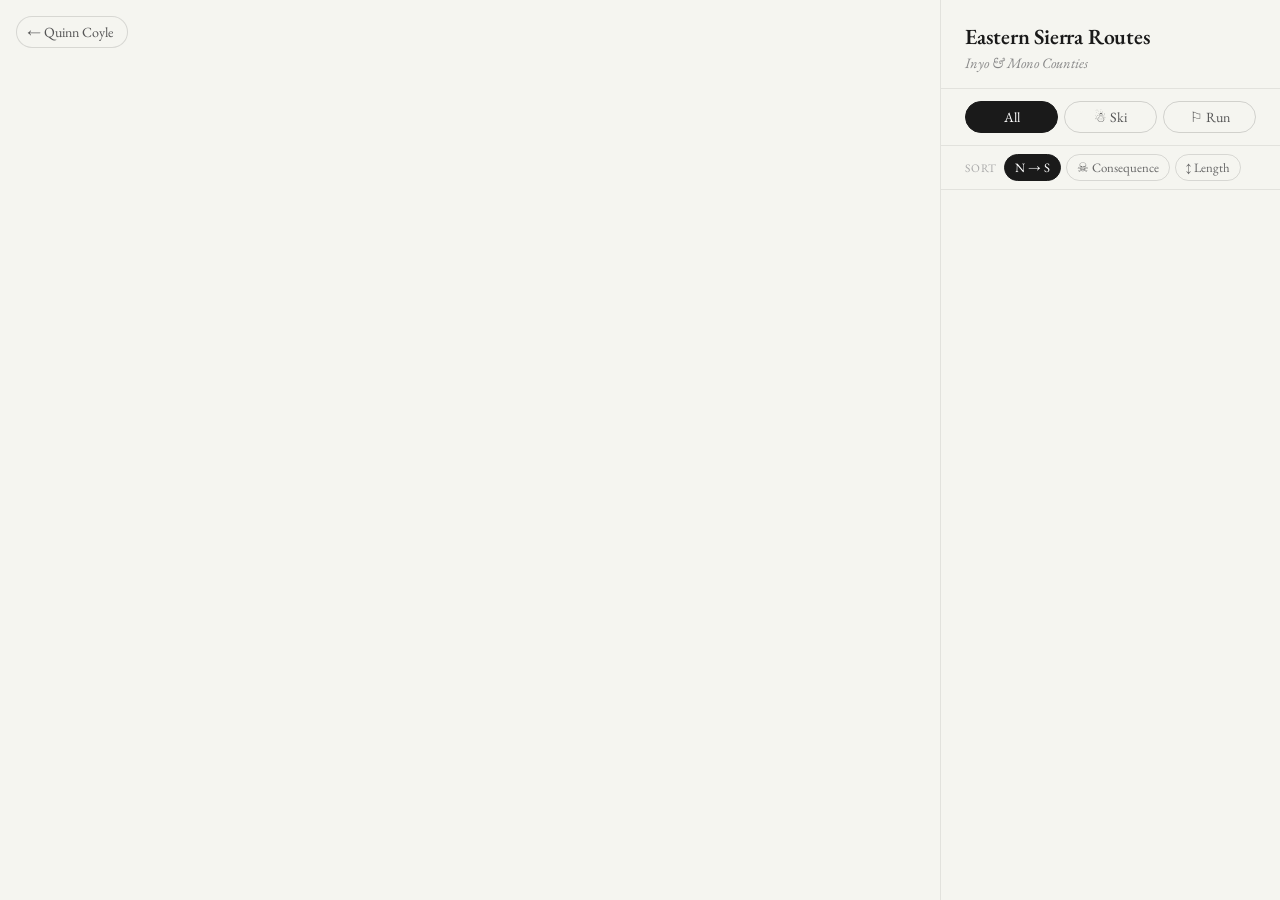
<file: eastern-sierra/index.html>
<!DOCTYPE html>
<html lang="en">
<head>
  <meta charset="UTF-8">
  <meta name="viewport" content="width=device-width, initial-scale=1.0">
  <title>Eastern Sierra Routes — Quinn Coyle</title>
  <link href="https://fonts.googleapis.com/css2?family=EB+Garamond:ital,wght@0,400;0,600;1,400&display=swap" rel="stylesheet">
  <link href="https://api.mapbox.com/mapbox-gl-js/v3.3.0/mapbox-gl.css" rel="stylesheet">
  <style>
    * { margin: 0; padding: 0; box-sizing: border-box; }
    html, body { height: 100%; font-family: 'EB Garamond', Georgia, serif; color: #1a1a1a; background: #f5f5f0; overflow: hidden; }

    #app { display: flex; height: 100vh; width: 100%; }
    #map { flex: 1; height: 100vh; }

    #sidebar {
      width: 340px; height: 100vh; background: #f5f5f0;
      display: flex; flex-direction: column;
      border-left: 1px solid rgba(0,0,0,0.08); overflow: hidden; flex-shrink: 0;
    }
    #sidebar-header { padding: 24px 24px 16px; border-bottom: 1px solid rgba(0,0,0,0.08); }
    #sidebar-header h1 { font-size: 1.35rem; font-weight: 600; letter-spacing: -0.01em; line-height: 1.2; }
    #sidebar-header .subtitle { font-size: 0.9rem; color: #888; margin-top: 3px; font-style: italic; }

    #filters { display: flex; gap: 6px; padding: 12px 24px; border-bottom: 1px solid rgba(0,0,0,0.08); }

    #sort-bar {
      display: flex; align-items: center; gap: 5px;
      padding: 8px 24px; border-bottom: 1px solid rgba(0,0,0,0.08);
    }
    #sort-bar .sort-label { font-size: 0.72rem; color: #aaa; text-transform: uppercase; letter-spacing: 0.07em; flex-shrink: 0; margin-right: 2px; }
    .sort-btn {
      padding: 4px 10px; border: 1.5px solid rgba(0,0,0,0.12);
      background: transparent; border-radius: 14px;
      font-family: 'EB Garamond', Georgia, serif; font-size: 0.8rem;
      cursor: pointer; color: #666; transition: all 0.15s ease;
    }
    .sort-btn:hover { border-color: rgba(0,0,0,0.3); color: #1a1a1a; }
    .sort-btn.active { background: #1a1a1a; border-color: #1a1a1a; color: #fff; }
    .filter-btn {
      flex: 1; padding: 6px 10px; border: 1.5px solid rgba(0,0,0,0.15);
      background: transparent; border-radius: 20px;
      font-family: 'EB Garamond', Georgia, serif; font-size: 0.88rem;
      cursor: pointer; color: #555; transition: all 0.15s ease;
    }
    .filter-btn:hover { border-color: rgba(0,0,0,0.35); color: #1a1a1a; }
    .filter-btn.active { background: #1a1a1a; border-color: #1a1a1a; color: #fff; }
    .filter-btn.ski.active { background: #4A90D9; border-color: #4A90D9; }
    .filter-btn.run.active { background: #E8623A; border-color: #E8623A; }

    #route-list { flex: 1; overflow-y: auto; padding: 4px 0; }
    #route-list::-webkit-scrollbar { width: 4px; }
    #route-list::-webkit-scrollbar-thumb { background: rgba(0,0,0,0.15); border-radius: 2px; }

    .route-item {
      padding: 11px 24px; cursor: pointer;
      border-bottom: 1px solid rgba(0,0,0,0.05);
      transition: background 0.12s ease; display: flex; align-items: flex-start; gap: 10px;
    }
    .route-item:hover { background: rgba(0,0,0,0.04); }
    .route-item.active { background: rgba(0,0,0,0.07); }
    .route-item.hidden { display: none; }

    .route-dot { width: 9px; height: 9px; border-radius: 50%; margin-top: 5px; flex-shrink: 0; }
    .route-dot.ski { background: #4A90D9; }
    .route-dot.run { background: #E8623A; }
    .route-info { flex: 1; min-width: 0; }
    .route-name { font-size: 0.95rem; font-weight: 600; color: #1a1a1a; line-height: 1.3; }
    .route-peak { font-size: 0.82rem; color: #666; margin-top: 1px; }
    .route-meta { font-size: 0.78rem; color: #999; margin-top: 2px; }
    .route-stars { color: #c8a020; font-size: 0.8rem; letter-spacing: -0.05em; }
    .route-consequence { font-size: 0.75rem; letter-spacing: -0.03em; }
    .route-consequence .skull-filled { color: #666; }
    .route-consequence .skull-empty { color: #ddd; }

    /* Detail panel */
    #detail-panel {
      border-top: 1px solid rgba(0,0,0,0.1); background: #eeeee9;
      padding: 16px 20px 18px; display: none; flex-direction: column; gap: 9px;
      max-height: 360px; overflow-y: auto; flex-shrink: 0;
    }
    #detail-panel.visible { display: flex; }
    #detail-panel::-webkit-scrollbar { width: 3px; }
    #detail-panel::-webkit-scrollbar-thumb { background: rgba(0,0,0,0.15); }

    #detail-header { position: relative; padding-right: 22px; }
    #detail-close {
      position: absolute; top: 0; right: 0; background: none; border: none;
      font-size: 1.1rem; cursor: pointer; color: #999; line-height: 1;
    }
    #detail-close:hover { color: #1a1a1a; }
    #detail-title { font-size: 1.05rem; font-weight: 600; line-height: 1.3; }
    #detail-peak { font-size: 0.88rem; color: #555; margin-top: 1px; }

    #detail-badges { display: flex; align-items: center; gap: 6px; flex-wrap: wrap; margin-top: 6px; }
    .type-badge {
      font-size: 0.72rem; padding: 2px 9px; border-radius: 12px;
      font-style: italic; color: #fff;
    }
    .type-badge.ski { background: #4A90D9; }
    .type-badge.run { background: #E8623A; }
    .badge-stars { font-size: 0.88rem; color: #c8a020; letter-spacing: -0.05em; }
    .badge-consequence {
      font-size: 0.72rem; padding: 2px 8px; border-radius: 12px;
      font-weight: 600; color: #fff;
    }
    .badge-consequence.c1 { background: #5aaa5a; }
    .badge-consequence.c2 { background: #e09020; }
    .badge-consequence.c3 { background: #cc3333; }

    #detail-stats {
      display: grid; grid-template-columns: 1fr 1fr; gap: 6px;
    }
    .stat-box { background: rgba(255,255,255,0.65); border-radius: 5px; padding: 7px 10px; }
    .stat-label { font-size: 0.68rem; text-transform: uppercase; letter-spacing: 0.05em; color: #999; }
    .stat-value { font-size: 0.98rem; font-weight: 600; color: #1a1a1a; margin-top: 1px; }

    #detail-meta { font-size: 0.83rem; color: #555; display: flex; flex-direction: column; gap: 3px; }
    .meta-row { display: flex; gap: 5px; }
    .meta-label { font-weight: 600; color: #444; flex-shrink: 0; }

    #detail-notes { font-size: 0.88rem; color: #555; font-style: italic; line-height: 1.55; }

    #back-link {
      position: fixed; top: 16px; left: 16px; z-index: 10;
      background: rgba(245,245,240,0.92); border: 1px solid rgba(0,0,0,0.12);
      border-radius: 20px; padding: 6px 14px 6px 10px;
      font-family: 'EB Garamond', Georgia, serif; font-size: 0.88rem;
      color: #555; text-decoration: none; display: flex; align-items: center; gap: 5px;
      backdrop-filter: blur(4px); transition: color 0.15s;
    }
    #back-link:hover { color: #1a1a1a; }

    @media (max-width: 640px) {
      #app { flex-direction: column; }
      #map { height: 38vh; flex: none; }
      #sidebar {
        width: 100%; height: 62vh; border-left: none;
        border-top: 1px solid rgba(0,0,0,0.08);
      }
      #sidebar-header { padding: 14px 16px 10px; }
      #sidebar-header h1 { font-size: 1.15rem; }

      /* Larger tap targets */
      .route-item { padding: 14px 16px; gap: 12px; }
      .route-name { font-size: 1rem; }
      .route-meta { font-size: 0.82rem; margin-top: 3px; }

      /* Touch-friendly filter / sort buttons */
      #filters { padding: 10px 16px; gap: 8px; }
      .filter-btn { padding: 9px 8px; font-size: 0.95rem; }
      #sort-bar { padding: 7px 16px; gap: 6px; }
      .sort-btn { padding: 6px 11px; font-size: 0.84rem; }

      /* Smooth iOS scroll */
      #route-list { -webkit-overflow-scrolling: touch; }

      /* Detail panel as bottom sheet over the map */
      #detail-panel {
        position: fixed; bottom: 0; left: 0; right: 0; z-index: 200;
        max-height: 65vh; border-radius: 16px 16px 0 0;
        box-shadow: 0 -4px 24px rgba(0,0,0,0.18);
        padding: 20px 20px 32px;
      }
      #detail-close {
        font-size: 1.5rem; padding: 4px 6px;
        top: -2px; right: -2px;
      }
      /* Drag handle visual hint */
      #detail-panel::before {
        content: ''; display: block; width: 36px; height: 4px;
        background: rgba(0,0,0,0.18); border-radius: 2px;
        margin: 0 auto 14px; flex-shrink: 0;
      }
      #detail-stats { grid-template-columns: 1fr 1fr; gap: 8px; }
      .stat-box { padding: 9px 12px; }
      .stat-value { font-size: 1.05rem; }
    }
  </style>
</head>
<body>
  <a id="back-link" href="/">&#8592; Quinn Coyle</a>
  <div id="app">
    <div id="map"></div>
    <div id="sidebar">
      <div id="sidebar-header">
        <h1>Eastern Sierra Routes</h1>
        <div class="subtitle">Inyo &amp; Mono Counties</div>
      </div>
      <div id="filters">
        <button class="filter-btn active" data-filter="all">All</button>
        <button class="filter-btn ski" data-filter="ski">&#9731; Ski</button>
        <button class="filter-btn run" data-filter="run">&#9872; Run</button>
      </div>
      <div id="sort-bar">
        <span class="sort-label">Sort</span>
        <button class="sort-btn active" data-sort="north-south">N → S</button>
        <button class="sort-btn" data-sort="consequence">&#9760;&#xFE0E; Consequence</button>
        <button class="sort-btn" data-sort="length">&#8597; Length</button>
      </div>
      <div id="route-list"></div>
      <div id="detail-panel">
        <div id="detail-header">
          <button id="detail-close">&#215;</button>
          <div id="detail-title"></div>
          <div id="detail-peak"></div>
          <div id="detail-badges"></div>
        </div>
        <div id="detail-stats"></div>
        <div id="detail-meta"></div>
        <div id="detail-notes"></div>
      </div>
    </div>
  </div>

  <script src="https://api.mapbox.com/mapbox-gl-js/v3.3.0/mapbox-gl.js"></script>
  <script>
  // ── ROUTE DATA ────────────────────────────────────────────────────────────
  // coords: [lon, lat] pairs (approach line, TH → drop-in)
  // dropIn: [lon, lat] from provided GPS data

  const ROUTES = [

    // ── GUIDEBOOK SKI ROUTES (south → north) ─────────────────────────────

    {
      id: 'langley-ne-couloir',
      name: 'Northeast Couloir', peak: 'Mt. Langley',
      type: 'ski', stars: 3, aspect: 'All', consequence: 3,
      steepest: '35°', average: '35°', season: 'All Season',
      distance: '8¾ mi', gain: '9,426 ft', time: '8–12 hrs',
      descentVert: '3,500 ft', summitElev: '14,026 ft',
      terrain: 'Face, chute', bestMonths: 'Jan–May',
      gear: 'Skins, crampons rec.',
      trailhead: 'Mt. Langley TH (#51)',
      dropIn: [-118.240120, 36.518345],
      notes: "CA's southernmost 14er with quality chute skiing on the NE aspect. Long commitment — plan accordingly. All aspects hold snow in good years making this a true all-season objective.",
      coords: [
        [-118.184288, 36.553741], [-118.184262, 36.553743], [-118.184210, 36.553430],
        [-118.184350, 36.553030], [-118.184520, 36.552760], [-118.184850, 36.552530],
        [-118.185120, 36.552200], [-118.185130, 36.552130], [-118.185310, 36.551940],
        [-118.185390, 36.551790], [-118.185650, 36.551570], [-118.185820, 36.551470],
        [-118.186020, 36.551410], [-118.186350, 36.551380], [-118.187210, 36.551080],
        [-118.187510, 36.550920], [-118.187600, 36.550860], [-118.187750, 36.550680],
        [-118.187850, 36.550620], [-118.188780, 36.550400], [-118.188790, 36.550350],
        [-118.188720, 36.550260], [-118.188730, 36.550230], [-118.188800, 36.550190],
        [-118.188880, 36.550220], [-118.188950, 36.550300], [-118.189060, 36.550540],
        [-118.189310, 36.550620], [-118.189460, 36.550700], [-118.189840, 36.550670],
        [-118.189950, 36.550720], [-118.190330, 36.550650], [-118.190920, 36.550640],
        [-118.191090, 36.550620], [-118.191240, 36.550530], [-118.191266, 36.550507],
        [-118.191340, 36.550440], [-118.191480, 36.550230], [-118.191700, 36.550090],
        [-118.191680, 36.549820], [-118.191750, 36.549630], [-118.191860, 36.549480],
        [-118.192010, 36.549170], [-118.192150, 36.549060], [-118.192230, 36.548430],
        [-118.192220, 36.548260], [-118.192260, 36.548140], [-118.192230, 36.547860],
        [-118.192260, 36.547670], [-118.192450, 36.547290], [-118.192520, 36.546960],
        [-118.192560, 36.546900], [-118.192620, 36.546870], [-118.192806, 36.545605],
        [-118.195381, 36.543743], [-118.197870, 36.542191], [-118.201261, 36.541226],
        [-118.202162, 36.540329], [-118.207440, 36.539950], [-118.214092, 36.538605],
        [-118.216882, 36.537054], [-118.219371, 36.536226], [-118.222675, 36.534916],
        [-118.225079, 36.534192], [-118.225679, 36.533054], [-118.226452, 36.531916],
        [-118.227096, 36.531674], [-118.228126, 36.528778], [-118.228812, 36.527157],
        [-118.229756, 36.526088], [-118.235636, 36.522329], [-118.236108, 36.520984],
        [-118.237975, 36.519389], [-118.240464, 36.518940], [-118.241424, 36.519626],
        [-118.240528, 36.521406], [-118.240238, 36.521932], [-118.239841, 36.522493],
        [-118.239520, 36.522770], [-118.239570, 36.523070], [-118.239500, 36.523210],
        [-118.239492, 36.523328], [-118.239487, 36.522311], [-118.240464, 36.521027],
        [-118.241118, 36.519880], [-118.241193, 36.519552], [-118.240528, 36.518992],
        [-118.238028, 36.519432], [-118.236398, 36.520863], [-118.236011, 36.521458],
        [-118.235700, 36.522294], [-118.229842, 36.526088], [-118.228801, 36.527243],
        [-118.227686, 36.530140], [-118.227149, 36.531692], [-118.226506, 36.531967],
        [-118.225164, 36.534209], [-118.217000, 36.537071], [-118.214049, 36.538536],
        [-118.207451, 36.539881], [-118.202151, 36.540286], [-118.201250, 36.541191],
        [-118.197849, 36.542157], [-118.195392, 36.543717], [-118.194630, 36.542010],
        [-118.194190, 36.541191], [-118.194641, 36.539743], [-118.194952, 36.535605],
        [-118.194866, 36.534416], [-118.197141, 36.532588], [-118.203170, 36.530174],
        [-118.205101, 36.528916], [-118.207870, 36.527657], [-118.214715, 36.527433],
        [-118.219199, 36.526260], [-118.224564, 36.524277], [-118.227761, 36.522415],
        [-118.233404, 36.519949], [-118.236151, 36.519121], [-118.240099, 36.518414],
        [-118.242030, 36.520027], [-118.241118, 36.521544], [-118.240800, 36.521710],
        [-118.240340, 36.521990], [-118.239970, 36.522380], [-118.239520, 36.522770],
        [-118.239570, 36.523070], [-118.239506, 36.523197], [-118.241118, 36.521544],
        [-118.242084, 36.520044], [-118.240120, 36.518345], [-118.236108, 36.519044],
        [-118.233297, 36.519915], [-118.227654, 36.522398], [-118.224521, 36.524243],
        [-118.219178, 36.526226], [-118.214661, 36.527398], [-118.207870, 36.527622],
        [-118.205005, 36.528898], [-118.203106, 36.530157], [-118.197076, 36.532554],
        [-118.194802, 36.534424], [-118.194909, 36.535700], [-118.194673, 36.538510],
        [-118.194115, 36.541226], [-118.194754, 36.542389], [-118.195397, 36.543669]
      ]
    },
    {
      id: 'muir-99-switchbacks',
      name: 'East Slope / 99 Switchbacks', peak: 'Mt. Muir',
      type: 'ski', stars: 2, aspect: 'All', consequence: 2,
      steepest: '35°', average: '35°', season: 'Winter / Spring',
      distance: '8 mi / 4.5 mi', gain: '7,200 / 5,400 ft', time: '7–12 / 5–9 hrs',
      descentVert: '1,700 ft', summitElev: '13,700 ft',
      terrain: 'Face', bestMonths: 'Jan–May',
      gear: 'Skins, crampons rec.',
      trailhead: 'Whitney Winter Closure (#50) / Whitney Portal (#50b)',
      dropIn: [-118.2914, 36.5591],
      notes: 'Two approach options give flexibility. A moderate, wide-open east face — good introductory high-Sierra ski objective. Beware midday sun softening the snow quickly.',
      coords: [[-118.2393, 36.5862], [-118.2554, 36.5780], [-118.2734, 36.5680], [-118.2914, 36.5591]]
    },
    {
      id: 'russell-east-slope',
      name: 'East Slope', peak: 'Mt. Russell',
      type: 'ski', stars: 2, aspect: 'All', consequence: 2,
      steepest: '35°', average: '35°', season: 'Winter / Spring',
      distance: '7.5 mi / 4 mi', gain: '6,900 / 5,100 ft', time: '7–12 / 5–8 hrs',
      descentVert: '2,750 ft', summitElev: '13,400 ft',
      terrain: 'Face', bestMonths: 'Jan–Apr',
      gear: 'Skins, crampons rec.',
      trailhead: 'Whitney Winter Closure (#50) / Whitney Portal (#50b)',
      dropIn: [-118.2825, 36.5911],
      notes: 'Similar character to neighboring Muir but with a steeper rollover near the top. Whitney Portal approach (4 mi) is more efficient when road is open.',
      coords: [[-118.2393, 36.5862], [-118.2537, 36.5862], [-118.2681, 36.5890], [-118.2825, 36.5911]]
    },
    {
      id: 'williamson-bairs-creek',
      name: 'North Fork Bairs Creek', peak: 'Mt. Williamson',
      type: 'ski', stars: 3, aspect: 'All', consequence: 2,
      steepest: '35°', average: '25°', season: 'All Season',
      distance: '5 mi', gain: '8,400 ft', time: '8–12 hrs',
      descentVert: '7,000 ft', summitElev: '14,370 ft',
      terrain: 'Bowls', bestMonths: 'Jan–May',
      gear: 'Skins, crampons helpful',
      trailhead: 'North Fork Bairs Creek TH (#48)',
      dropIn: [-118.309493, 36.656112],
      notes: "Massive bowl skiing on CA's second-highest peak — 7,000 ft of descent is one of the range's biggest. Short approach but punishing gain. Plan for a very long day.",
      coords: [
        [-118.245935, 36.697707], [-118.252501, 36.695264], [-118.255291, 36.694610],
        [-118.257480, 36.693474], [-118.258724, 36.692442], [-118.260441, 36.691410],
        [-118.263187, 36.690653], [-118.265204, 36.688209], [-118.265891, 36.686970],
        [-118.267264, 36.685215], [-118.269238, 36.684458], [-118.272543, 36.682428],
        [-118.277178, 36.679778], [-118.276834, 36.678504], [-118.277993, 36.678366],
        [-118.276620, 36.677609], [-118.276191, 36.676818], [-118.280439, 36.672894],
        [-118.283830, 36.667076], [-118.285761, 36.663875], [-118.288851, 36.664013],
        [-118.290396, 36.661758], [-118.295138, 36.659331], [-118.298550, 36.657472],
        [-118.298957, 36.656284], [-118.299901, 36.655268], [-118.301275, 36.655131],
        [-118.303614, 36.656473], [-118.304086, 36.657678], [-118.304794, 36.658040],
        [-118.305609, 36.658246], [-118.306360, 36.658109], [-118.306961, 36.657713],
        [-118.307798, 36.657678], [-118.308399, 36.656732], [-118.309493, 36.656112]
      ]
    },
    {
      id: 'independence-couloir',
      name: 'Independence Couloir', peak: 'Independence Peak',
      type: 'ski', stars: 4, aspect: 'All', consequence: 3,
      steepest: '35°', average: '30°', season: 'Winter / Spring',
      distance: '2.5 mi / 1 mi', gain: '3,900 / 3,000 ft', time: '4–6 / 3–5 hrs',
      descentVert: '2,500 ft', summitElev: '11,700 ft',
      terrain: 'Face, chute', bestMonths: 'Jan–May',
      gear: 'Skins, crampons rec.',
      trailhead: 'Seven Pines CG (#46) / Onion Valley (#46c)',
      dropIn: [-118.3317, 36.7621],
      notes: 'Four-star gem near Independence with a short, efficient approach. C3 consequence in a committing line — one of the best bang-for-buck couloirs in the range.',
      coords: [[-118.3425, 36.7843], [-118.3390, 36.7782], [-118.3354, 36.7702], [-118.3317, 36.7621]]
    },
    {
      id: 'university-north-face',
      name: 'North Face', peak: 'University Peak',
      type: 'ski', stars: 3, aspect: 'N', consequence: 3,
      steepest: '38°', average: '35°', season: 'Winter / Spring',
      distance: '5 mi / 3.5 mi', gain: '5,100 / 4,200 ft', time: '5–7 / 4–6 hrs',
      descentVert: '2,500 ft', summitElev: '13,000 ft',
      terrain: 'Chute, face', bestMonths: 'Jan–May',
      gear: 'Skins, crampons rec.',
      trailhead: 'Seven Pines CG (#46) / Onion Valley (#46c)',
      dropIn: [-118.3608, 36.7490],
      notes: 'Serious north-facing chute above Onion Valley. 38° max with C3 consequence. Best skied Jan–May while snowpack is stable. Multiple descent options from the summit ridge.',
      coords: [[-118.3425, 36.7843], [-118.3483, 36.7725], [-118.3546, 36.7608], [-118.3608, 36.7490]]
    },
    {
      id: 'sill-l-shaped',
      name: 'L-Shaped Snowfield', peak: 'Mt. Sill',
      type: 'ski', stars: 3, aspect: 'All', consequence: 3,
      steepest: '35°', average: '35°', season: 'Winter / Spring',
      distance: '6 mi / 4.5 mi', gain: '6,400 / 6,000 ft', time: '6–9 / 5–8 hrs',
      descentVert: '1,500 ft', summitElev: '13,800 ft',
      terrain: 'Chute', bestMonths: 'Jan–May',
      gear: 'Skins, crampons rec.',
      trailhead: 'Big Pine Winter Parking (#43) / Glacier Lodge (#43b)',
      dropIn: [-118.5025, 37.0961],
      notes: 'Named for its distinctive shape, this chute on one of the Palisades\' finest peaks is a Sierra classic. Glacier Lodge approach keeps the skin-in manageable. C3 — objective hazard from surrounding cliffs.',
      coords: [[-118.5107, 37.1300], [-118.5080, 37.1187], [-118.5052, 37.1074], [-118.5025, 37.0961]]
    },
    {
      id: 'peak-13103-south-fork',
      name: 'South Fork Bowl', peak: 'Peak 13,103',
      type: 'ski', stars: 2, aspect: 'All', consequence: 2,
      steepest: '35°', average: '35°', season: 'Winter / Spring',
      distance: '4 mi / 2.5 mi', gain: '5,100 / 4,700 ft', time: '3–5 / 2–5 hrs',
      descentVert: '4,000 ft', summitElev: '12,300 ft',
      terrain: 'Bowl', bestMonths: 'Jan–May',
      gear: 'Skins required',
      trailhead: 'Big Pine Winter Parking (#43) / Glacier Lodge (#43b)',
      dropIn: [-118.43396704785238, 37.09139192740388],
      notes: 'High-consequence bowl with 4,000 ft of skiable vertical — one of the biggest descents accessible from the Big Pine drainage. C2 but large runout consequences.',
      coords: [
        [-118.43705695263753, 37.125514021357354],
        [-118.4459833442391, 37.11867030039944],
        [-118.44791453472982, 37.11131261031761],
        [-118.44190638653646, 37.105494395734155],
        [-118.4404901801766, 37.09977842032844],
        [-118.43370955578695, 37.0948493287791],
        [-118.43250792614828, 37.094233169788495],
        [-118.43396704785238, 37.09139192740388]
      ]
    },
    {
      id: 'emerson-north-couloir',
      name: 'North Couloir', peak: 'Mt. Emerson',
      type: 'ski', stars: 4, aspect: 'N', consequence: 3,
      steepest: '45°', average: '40°', season: 'Winter / Spring',
      distance: '4.25 mi / 3.75 mi', gain: '4,100 / 3,100 ft', time: '4–6 / 2–4 hrs',
      descentVert: '1,500 ft', summitElev: '12,500 ft',
      terrain: 'Chute', bestMonths: 'Jan–May',
      gear: 'Skins, crampons rec., ice axe helpful',
      trailhead: 'Bishop Park CG (#40) / Mt. Humphreys TH (#39c)',
      dropIn: [-118.6538, 37.2433],
      notes: 'One of the best couloirs in the Eastern Sierra — 1,500 ft of 45° sustained skiing in a clean, aesthetic line. Ice axe recommended. Holds good snow through May.',
      coords: [[-118.6630, 37.2480], [-118.6599, 37.2464], [-118.6569, 37.2449], [-118.6538, 37.2433]]
    },
    {
      id: 'peak-13121-south-face',
      name: 'South Face', peak: 'Peak 13,121',
      type: 'ski', stars: 2, aspect: 'S', consequence: 2,
      steepest: '30°', average: '30°', season: 'Winter / Spring',
      distance: '4 mi / 3.5 mi', gain: '4,100 / 3,100 ft', time: '3–5 / 2–4 hrs',
      descentVert: '2,500 ft', summitElev: '12,750 ft',
      terrain: 'Face', bestMonths: 'Jan–May',
      gear: 'Skins, crampons useful',
      trailhead: 'Bishop Park CG (#40) / Mt. Humphreys TH (#39c)',
      dropIn: [-118.6571, 37.2572],
      notes: 'Mellow south-facing slope ideal for spring corn conditions. Lower consequence (C2) makes it a good training objective. Often combinable with neighboring Emerson routes.',
      coords: [[-118.6630, 37.2480], [-118.6610, 37.2510], [-118.6590, 37.2541], [-118.6571, 37.2572]]
    },
    {
      id: 'basin-couloir',
      name: 'Basin Couloir', peak: 'Basin Mountain',
      type: 'ski', stars: 3, aspect: 'E', consequence: 3,
      steepest: '35°', average: '35°', season: 'Winter / Spring',
      distance: '5.25 mi / 3 mi', gain: '7,000 / 6,000 ft', time: '4–7 / 3–5 hrs',
      descentVert: '4,700 ft', summitElev: '13,000 ft',
      terrain: 'Chute', bestMonths: 'Jan–May',
      gear: 'Skins, crampons rec.',
      trailhead: 'The Buttermilks (#39) / Horton Creek (#39b)',
      dropIn: [-118.6573, 37.2969],
      notes: 'East-facing chute with 4,700 ft of skiable vert — one of the largest descents in the Bishop area. Check current Buttermilks access before visiting.',
      coords: [[-118.6342, 37.3412], [-118.6419, 37.3264], [-118.6496, 37.3117], [-118.6573, 37.2969]]
    },
    {
      id: 'tom-east-gully',
      name: 'East Gully', peak: 'Mt. Tom',
      type: 'ski', stars: 2, aspect: 'E', consequence: 3,
      steepest: '35°', average: '35°', season: 'All Season',
      distance: '6.5 mi', gain: '8,000 ft', time: '4–8 hrs',
      descentVert: '6,000 ft', summitElev: '13,000 ft',
      terrain: 'Gully', bestMonths: 'Jan–May',
      gear: 'Skins, crampons rec.',
      trailhead: 'Horton Creek CG (#38)',
      dropIn: [-118.6563, 37.3430],
      notes: 'Most direct line on a Bishop-area landmark. 6,000 ft of descent following the main drainage. Long approach but straightforward navigation.',
      coords: [[-118.6391, 37.3573], [-118.6450, 37.3527], [-118.6507, 37.3479], [-118.6563, 37.3430]]
    },
    {
      id: 'tom-elderberry',
      name: 'Elderberry Canyon', peak: 'Mt. Tom',
      type: 'ski', stars: 3, aspect: '—', consequence: 3,
      steepest: '30°', average: '30°', season: 'Winter / Spring',
      distance: '5.5 mi / 2.75 mi', gain: '6,100 / 5,500 ft', time: '6–10 / 4–6 hrs',
      descentVert: '5,000 ft', summitElev: '11,000 ft',
      terrain: 'Gully', bestMonths: 'Jan–Jun',
      gear: 'Skins required',
      trailhead: 'Vanadium Ranch Rd (#37) / Elderberry Drainage (#37b)',
      dropIn: [-118.6531, 37.3510],
      notes: 'Alternative western approach to Mt. Tom with a shorter winter skin-in. Dense vegetation low that opens into quality gully skiing above 9,000 ft. Good late-season option through June.',
      coords: [[-118.6125, 37.3958], [-118.6261, 37.3808], [-118.6396, 37.3659], [-118.6531, 37.3510]]
    },
    {
      id: 'gabb-east-face',
      name: 'East Face', peak: 'Mt. Gabb',
      type: 'ski', stars: 2, aspect: 'E', consequence: 3,
      steepest: '35°', average: '35°', season: 'Winter / Spring',
      distance: '11 mi / 7.25 mi', gain: '4,500 / 3,000 ft', time: '7–10 / 5–7 hrs',
      descentVert: '2,500 ft', summitElev: '13,741 ft',
      terrain: 'Face', bestMonths: 'Jan–May',
      gear: 'Skins, crampons rec.',
      trailhead: 'Rock Creek Sno-Park (#32) / Mosquito Flat TH (#32c)',
      dropIn: [-118.8010, 37.3760],
      notes: 'Long, sustained east face above the Rock Creek drainage. Mosquito Flat approach (7.25 mi) gives access to multiple peaks in the basin. Best in spring corn conditions.',
      coords: [[-118.7843, 37.4334], [-118.7899, 37.4143], [-118.7955, 37.3952], [-118.8010, 37.3760]]
    },
    {
      id: 'dade-hourglass',
      name: 'The Hourglass', peak: 'Mt. Dade',
      type: 'ski', stars: 2, aspect: '—', consequence: 2,
      steepest: '35°', average: '35°', season: 'Winter / Spring',
      distance: '7.5 mi / 4.25 mi', gain: '3,900 / 2,400 ft', time: '4–6 / 4–6 hrs',
      descentVert: '1,000 ft', summitElev: '12,325 ft',
      terrain: 'Chute', bestMonths: 'Jan–May',
      gear: 'Skins required',
      trailhead: 'Rock Creek Sno-Park (#32) / Mosquito Flat TH (#32c)',
      dropIn: [-118.7730, 37.3790],
      notes: 'Broader and more forgiving than the neighboring Cat Whisker. 35° sustained pitch — a solid beginner ski mountaineering objective from Mosquito Flat.',
      coords: [[-118.7843, 37.4334], [-118.7805, 37.4153], [-118.7768, 37.3971], [-118.7730, 37.3790]]
    },
    {
      id: 'dade-cat-whisker',
      name: 'Cat Whisker Couloir', peak: 'Mt. Dade',
      type: 'ski', stars: 3, aspect: '—', consequence: 3,
      steepest: '45°', average: '40°', season: 'Winter / Spring',
      distance: '8 mi / 4.25 mi', gain: '3,900 / 2,400 ft', time: '5–8 / 4–6 hrs',
      descentVert: '1,000 ft', summitElev: '13,442 ft',
      terrain: 'Chute', bestMonths: 'Jan–May',
      gear: 'Skins, crampons rec.',
      trailhead: 'Rock Creek Sno-Park (#32) / Mosquito Flat TH (#32c)',
      dropIn: [-118.7790, 37.3820],
      notes: 'Narrow, committing 45° couloir — one of Rock Creek\'s finest lines. Requires solid ski mountaineering skills. Best skied on consolidated spring snow after a stable snowpack.',
      coords: [[-118.7843, 37.4334], [-118.7825, 37.4163], [-118.7808, 37.3991], [-118.7790, 37.3820]]
    },
    {
      id: 'abbot-petit-griffon',
      name: 'Petit Griffon', peak: 'Mt. Abbot',
      type: 'ski', stars: 2, aspect: '—', consequence: 3,
      steepest: '40°', average: '35°', season: 'Winter / Spring',
      distance: '7.5 mi / 3.75 mi', gain: '3,700 / 2,200 ft', time: '5–8 / 3–6 hrs',
      descentVert: '700 ft', summitElev: '12,800 ft',
      terrain: 'Chute', bestMonths: 'Jan–May',
      gear: 'Skins, crampons helpful',
      trailhead: 'Rock Creek Sno-Park (#32) / Mosquito Flat TH (#32c)',
      dropIn: [-118.7880, 37.3900],
      notes: 'Seldom-skied couloir above Rock Creek\'s western basin. Low vertical (700 ft) but quality steep terrain. Combine with other Mosquito Flat objectives for a full day.',
      coords: [[-118.7843, 37.4334], [-118.7855, 37.4189], [-118.7868, 37.4045], [-118.7880, 37.3900]]
    },
    {
      id: 'sherwin-hose',
      name: 'The Hose', peak: 'Sherwin Ridge',
      type: 'ski', stars: 3, aspect: '—', consequence: 2,
      steepest: '35°', average: '30°', season: 'All Season',
      distance: '2.25 mi', gain: '1,800 ft', time: '1–2 hrs',
      descentVert: '1,800 ft', summitElev: '9,900 ft',
      terrain: 'Trees', bestMonths: 'Jan–May',
      gear: 'Skins optional',
      trailhead: 'Tamarack XC Ski Center (#20) / Old Mammoth Rd (#21)',
      dropIn: [-118.9910, 37.6080],
      notes: 'Mammoth local favorite — short approach from Tamarack leads to a classic fall-line tree shot. Good conditioning run when bigger objectives are out of condition.',
      coords: [[-118.9681, 37.6098], [-118.9764, 37.6092], [-118.9837, 37.6086], [-118.9910, 37.6080]]
    },
    {
      id: 'wood-east-face',
      name: 'East Face', peak: 'Mt. Wood',
      type: 'ski', stars: 4, aspect: 'E', consequence: 2,
      steepest: '35°', average: '35°', season: 'Winter / Spring',
      distance: '4.5 mi / 3.5 mi', gain: '5,225 / 4,750 ft', time: '5–8 / 4–6 hrs',
      descentVert: '5,000 ft', summitElev: '12,637 ft',
      terrain: 'Chute', bestMonths: 'Jan–Jun',
      gear: 'Skins, crampons rec.',
      trailhead: 'Silver Lake Closure (#13) / Parker Bench (#12c)',
      dropIn: [-119.1630, 37.8080],
      notes: 'One of the most celebrated lines in the Eastern Sierra — massive 5,000 ft east face above the June Lake Loop. Holds powder remarkably late. Access via Silver Lake or Parker Bench in spring.',
      coords: [[-119.1302, 37.7743], [-119.1411, 37.7855], [-119.1520, 37.7967], [-119.1630, 37.8080]]
    },
    {
      id: 'lewis-north-couloir',
      name: 'North Couloir', peak: 'Mt. Lewis',
      type: 'ski', stars: 2, aspect: 'N', consequence: 2,
      steepest: '35°', average: '35°', season: 'All Season',
      distance: '5.5 mi', gain: '4,300 ft', time: '3–4 hrs',
      descentVert: '3,000 ft', summitElev: '11,500 ft',
      terrain: 'Chute', bestMonths: 'Jan–Apr',
      gear: 'Skins, crampons rec.',
      trailhead: 'Lower Sawmill Canyon (#11)',
      dropIn: [-119.1820, 37.8440],
      notes: 'Seldom-skied north couloir in a quieter canyon near June Lake. 3,000 ft descent on consistent moderate terrain. Good objective for intermediate ski mountaineers avoiding crowds.',
      coords: [[-119.1722, 37.8530], [-119.1755, 37.8500], [-119.1787, 37.8470], [-119.1820, 37.8440]]
    },
    {
      id: 'false-white-north-chute',
      name: 'North Chute', peak: 'False White Mountain',
      type: 'ski', stars: 2, aspect: 'N', consequence: 3,
      steepest: '35°', average: '35°', season: 'Winter / Spring',
      distance: '10 mi / 3.5 mi', gain: '4,250 / 2,100 ft', time: '4–7 / 1.5–3 hrs',
      descentVert: '1,000 ft', summitElev: '11,880 ft',
      terrain: 'Chute', bestMonths: 'Dec–Jun',
      gear: 'Skins required',
      trailhead: 'Tioga Pass Lower Gate (#6) / Saddlebag Lake Rd (#6c)',
      dropIn: [-119.2940, 37.8560],
      notes: 'Long approach from the lower gate but Saddlebag Lake Rd shortens it dramatically when open. North-facing chute stays in good condition through June. Accessible from the Tioga corridor.',
      coords: [[-119.2873, 37.9650], [-119.2896, 37.9286], [-119.2918, 37.8923], [-119.2940, 37.8560]]
    },
    {
      id: 'white-east-face',
      name: 'East Face', peak: 'White Mountain',
      type: 'ski', stars: 1, aspect: 'E', consequence: 2,
      steepest: '35°', average: '35°', season: 'Winter / Spring',
      distance: '10 mi / 4 mi', gain: '4,650 / 2,500 ft', time: '5–8 / 2–3 hrs',
      descentVert: '1,800 ft', summitElev: '12,057 ft',
      terrain: 'Face', bestMonths: 'Dec–Jun',
      gear: 'Skins required',
      trailhead: 'Tioga Pass Lower Gate (#6) / Saddlebag Lake Rd (#6c)',
      dropIn: [-119.3090, 37.9400],
      notes: 'Broad east face with reliable snow Dec–Jun. Straightforward terrain with minimal objective hazard. Two access options depending on road conditions. Good early/late season option.',
      coords: [[-119.2873, 37.9650], [-119.2945, 37.9567], [-119.3017, 37.9483], [-119.3090, 37.9400]]
    },
    {
      id: 'gibbs-east-face',
      name: 'East Face', peak: 'Mt. Gibbs',
      type: 'ski', stars: 3, aspect: 'E', consequence: 3,
      steepest: '40°', average: '35°', season: 'All Season',
      distance: '4.5 mi', gain: '5,400 ft', time: '4–6 hrs',
      descentVert: '2,400 ft', summitElev: '12,500 ft',
      terrain: 'Chute', bestMonths: 'Jan–Jun',
      gear: 'Skins, crampons strongly rec.',
      trailhead: 'Bohler Canyon (#10)',
      dropIn: [-119.1950, 37.8840],
      notes: 'Steep east-facing chute above Bohler Canyon, heavily frequented by Mammoth locals. 40° max, C3 consequence. Entry can be icy — crampons strongly recommended.',
      coords: [[-119.1851, 37.8878], [-119.1884, 37.8866], [-119.1917, 37.8853], [-119.1950, 37.8840]]
    },
    {
      id: 'matterhorn-east',
      name: 'East Couloir', peak: 'Matterhorn Peak',
      type: 'ski', stars: 3, aspect: 'E', consequence: 3,
      steepest: '40°', average: '30°', season: 'All Season',
      distance: '4.5 mi', gain: '4,800 ft', time: '3.5–5 hrs',
      descentVert: '4,000 ft', summitElev: '11,900 ft',
      terrain: 'Chute', bestMonths: 'Dec–Apr',
      gear: 'Skins, crampons rec.',
      trailhead: 'Mono Village (#2)',
      dropIn: [-119.3810, 38.0850],
      notes: 'Classic east-facing couloir on a Yosemite-area peak accessed from Bridgeport. 4,000 ft of descent, 40° at the crux. Best in late winter when fully consolidated.',
      coords: [[-119.3720, 38.0930], [-119.3750, 38.0903], [-119.3780, 38.0877], [-119.3810, 38.0850]]
    },
    {
      id: 'matterhorn-west',
      name: 'West Couloir', peak: 'Matterhorn Peak',
      type: 'ski', stars: 3, aspect: 'W', consequence: 3,
      steepest: '35°', average: '35°', season: 'All Season',
      distance: '4.5 mi', gain: '4,500 ft', time: '3–5 hrs',
      descentVert: '2,000 ft', summitElev: '11,900 ft',
      terrain: 'Chute', bestMonths: 'Dec–Apr',
      gear: 'Skins, crampons rec.',
      trailhead: 'Mono Village (#2)',
      dropIn: [-119.3830, 38.0950],
      notes: 'West couloir sees later-season sun and can linger into April. 2,000 ft descent, generally lower consequence than the east. Pair with the east couloir for a full traverse day.',
      coords: [[-119.3720, 38.0930], [-119.3757, 38.0937], [-119.3793, 38.0943], [-119.3830, 38.0950]]
    },
    {
      id: 'matterhorn-ski-dreams',
      name: 'Ski Dreams', peak: 'Matterhorn Peak',
      type: 'ski', stars: 3, aspect: '—', consequence: 3,
      steepest: '35°', average: '35°', season: 'All Season',
      distance: '4.5 mi', gain: '4,600 ft', time: '3–5 hrs',
      descentVert: '1,800 ft', summitElev: '11,800 ft',
      terrain: 'Chute', bestMonths: 'Dec–Apr',
      gear: 'Skins, crampons rec.',
      trailhead: 'Mono Village (#2)',
      dropIn: [-119.3780, 38.0940],
      notes: 'Sustained aesthetic line between the east and west couloirs. 1,800 ft of classic Sierra steep skiing. All Matterhorn lines accessed from Mono Village via Horse Creek Trail.',
      coords: [[-119.3720, 38.0930], [-119.3740, 38.0933], [-119.3760, 38.0937], [-119.3780, 38.0940]]
    },

    // ── MAMMOTH AREA SKI ROUTES ────────────────────────────────────────────

    {
      id: 'mammoth-crest-ski',
      name: 'Mammoth Crest', peak: 'Mammoth Crest',
      type: 'ski', stars: 3,
      distance: '6.2 mi', gain: '2,100 ft',
      descentVert: '2,100 ft', summitElev: '11,053 ft',
      terrain: 'Ridge, face', bestMonths: 'Jan–Apr',
      gear: 'Skins',
      trailhead: 'Horseshoe Lake TH',
      notes: 'Classic above-treeline ski tour with 360° views over the Ritter Range and Mono Basin. Best January–April. Watch for cornices on the east aspects.',
      coords: [
        [-119.0354, 37.6133], [-119.0368, 37.6112], [-119.0385, 37.6088],
        [-119.0405, 37.6058], [-119.0428, 37.6022], [-119.0448, 37.5990],
        [-119.0466, 37.5958], [-119.0480, 37.5924], [-119.0492, 37.5893],
        [-119.0505, 37.5860], [-119.0518, 37.5832]
      ]
    },
    {
      id: 'san-joaquin-ridge',
      name: 'San Joaquin Ridge', peak: 'San Joaquin Ridge',
      type: 'ski', stars: 2,
      distance: '5.1 mi', gain: '850 ft',
      terrain: 'Ridge', bestMonths: 'Jan–Apr',
      gear: 'Skins',
      trailhead: 'Minaret Summit Rd',
      notes: 'Long, sustained ridge run above 10,000 ft with unobstructed views of the Minarets and Ritter/Banner. Minimal avalanche exposure on the ridge itself.',
      coords: [
        [-119.0573, 37.6619], [-119.0545, 37.6601], [-119.0518, 37.6578],
        [-119.0490, 37.6554], [-119.0462, 37.6530], [-119.0433, 37.6505],
        [-119.0405, 37.6480], [-119.0378, 37.6456], [-119.0350, 37.6432]
      ]
    },
    {
      id: 'bloody-couloir',
      name: 'Bloody Mountain Couloir', peak: 'Bloody Mountain',
      type: 'ski', stars: 3,
      distance: '4.3 mi', gain: '2,400 ft',
      terrain: 'Couloir', bestMonths: 'Mar–May',
      gear: 'Skins, crampons, ice axe',
      trailhead: 'Convict Lake',
      notes: 'Steep north-facing couloir above Convict Lake. 35–40° sustained pitch. Holds snow late into spring. Serious avalanche terrain — stable snowpack required.',
      coords: [
        [-118.8467, 37.5935], [-118.8487, 37.5903], [-118.8512, 37.5873],
        [-118.8538, 37.5842], [-118.8562, 37.5813], [-118.8588, 37.5785],
        [-118.8613, 37.5758], [-118.8635, 37.5733]
      ]
    },
    {
      id: 'laurel-mountain',
      name: 'Laurel Mountain', peak: 'Laurel Mountain',
      type: 'ski', stars: 3,
      distance: '5.5 mi', gain: '2,600 ft',
      terrain: 'Face', bestMonths: 'Mar–May',
      gear: 'Skins, crampons',
      trailhead: 'Sherwin Creek Rd',
      notes: 'Big sustained face with multiple line options. North and NE exposures keep snow quality. March–May is prime. Several descent options from the summit ridge.',
      coords: [
        [-118.9005, 37.5870], [-118.9038, 37.5842], [-118.9068, 37.5813],
        [-118.9095, 37.5782], [-118.9118, 37.5750], [-118.9138, 37.5720],
        [-118.9155, 37.5690], [-118.9168, 37.5660], [-118.9178, 37.5630],
        [-118.9185, 37.5600]
      ]
    },

    {
      id: 'white-mountain-peak',
      name: 'White Mountain Peak', peak: 'White Mountain Peak',
      type: 'ski', stars: 2, consequence: 1,
      steepest: '20°', average: '12°', season: 'Winter / Spring',
      distance: '15.2 mi', gain: '3,500 ft', time: '6–10 hrs',
      descentVert: '3,500 ft', summitElev: '14,246 ft',
      terrain: 'Road, open slopes', bestMonths: 'Feb–Apr',
      gear: 'Skins, lightweight setup',
      trailhead: 'Barcroft Gate (locked in winter)',
      aspect: 'All',
      notes: 'Ski tour up the Barcroft Road to the summit of California\'s 3rd highest peak. Low-angle and sustained — a great fitness day with big views of the Sierra and Great Basin. Road is gated in winter so approach on skis from the lower gate.',
      dropIn: [-118.255737, 37.633899],
      coords: [
        [-118.235851, 37.557764], [-118.237884, 37.558589], [-118.240223, 37.559640],
        [-118.240541, 37.560142], [-118.239872, 37.563624], [-118.236782, 37.569399],
        [-118.236912, 37.572054], [-118.237765, 37.574333], [-118.237516, 37.576630],
        [-118.237405, 37.581385], [-118.236727, 37.583434], [-118.236185, 37.584208],
        [-118.236422, 37.584517], [-118.236462, 37.584768], [-118.236102, 37.585218],
        [-118.236620, 37.585195], [-118.236839, 37.585289], [-118.236831, 37.585903],
        [-118.237396, 37.585905], [-118.237593, 37.586360], [-118.238273, 37.587516],
        [-118.238713, 37.587721], [-118.238727, 37.588400], [-118.239104, 37.589063],
        [-118.239197, 37.590901], [-118.240135, 37.591889], [-118.241255, 37.593027],
        [-118.242617, 37.594411], [-118.243324, 37.596946], [-118.243040, 37.599989],
        [-118.242547, 37.603333], [-118.241589, 37.607905], [-118.239140, 37.612588],
        [-118.237303, 37.614122], [-118.237151, 37.615657], [-118.237557, 37.617471],
        [-118.237368, 37.619076], [-118.237577, 37.620931], [-118.237848, 37.623064],
        [-118.238174, 37.625289], [-118.238627, 37.625986], [-118.239862, 37.626140],
        [-118.240392, 37.626051], [-118.240871, 37.625357], [-118.241231, 37.625350],
        [-118.242563, 37.626010], [-118.243197, 37.627442], [-118.243690, 37.627774],
        [-118.244495, 37.627578], [-118.244573, 37.628006], [-118.244617, 37.628553],
        [-118.245058, 37.628344], [-118.245795, 37.627980], [-118.246623, 37.627554],
        [-118.247028, 37.627538], [-118.246760, 37.628048], [-118.246404, 37.628947],
        [-118.246614, 37.629411], [-118.247108, 37.628918], [-118.247634, 37.628796],
        [-118.247426, 37.629505], [-118.247561, 37.629755], [-118.248528, 37.629149],
        [-118.248869, 37.629156], [-118.248680, 37.629770], [-118.248730, 37.630831],
        [-118.248954, 37.630923], [-118.249000, 37.630652], [-118.249965, 37.630010],
        [-118.250386, 37.630027], [-118.250460, 37.630289], [-118.250184, 37.631173],
        [-118.251059, 37.631273], [-118.251302, 37.631672], [-118.252271, 37.633434],
        [-118.253048, 37.634586], [-118.253820, 37.635814], [-118.253925, 37.636483],
        [-118.253880, 37.637265], [-118.254344, 37.636950], [-118.254623, 37.636394],
        [-118.254621, 37.635440], [-118.254837, 37.634671], [-118.254941, 37.633361],
        [-118.255221, 37.634300], [-118.255503, 37.634733], [-118.255486, 37.633990],
        [-118.255737, 37.633899]
      ]
    },

    // ── ADDITIONAL SKI ROUTES ─────────────────────────────────────────────

    {
      id: 'sawtooth-traverse',
      name: 'Sawtooth Traverse', peak: 'Sawtooth Ridge / The Hulk',
      type: 'ski', stars: 4,
      season: 'All Season',
      distance: '4.5 mi', gain: '4,500 ft', time: '4–7 hrs',
      terrain: 'Chute, ridge', bestMonths: 'Dec–Apr',
      gear: 'Skins, crampons, ice axe rec.',
      trailhead: 'Mono Village (#2)',
      dropIn: [-119.3750, 38.1050],
      notes: 'The ultimate Bridgeport-area ski day — traverse Sawtooth Ridge linking Ski Dreams, the Hulk area, and Matterhorn in a continuous high route. Serious commitment but spectacular terrain. Best done left-to-right (E→W).',
      coords: [[-119.3803, 38.1474], [-119.3820, 38.1250], [-119.3850, 38.1120], [-119.3750, 38.1050]]
    },
    {
      id: 'birch-mountain',
      name: 'Birch Mountain', peak: 'Birch Mountain',
      type: 'ski', stars: 3, consequence: 2,
      steepest: '35°', average: '25°', season: 'Winter / Spring',
      distance: '10.3 mi', gain: '7,200 ft', time: '8–12 hrs',
      descentVert: '7,200 ft', summitElev: '13,665 ft',
      terrain: 'Face, chute', bestMonths: 'Jan–May',
      gear: 'Skins, crampons rec.',
      trailhead: 'McMurry Meadows Rd (Hwy 168 north of Big Pine)',
      aspect: 'All',
      dropIn: [-118.4189, 37.0634],
      notes: 'Stunning views of the Palisade Crest with 7,200 ft of skiable vertical — one of the biggest tours in the range. Wide-open 25–35° SE face. Gets significant sun so watch for freeze-thaw cycles. Follow ridge north of Fuller Creek to the southeast face, then traverse the summit bowl.',
      coords: [
        [-118.3535, 37.0650], [-118.3620, 37.0638], [-118.3710, 37.0625],
        [-118.3800, 37.0612], [-118.3885, 37.0600], [-118.3960, 37.0592],
        [-118.4025, 37.0588], [-118.4080, 37.0592], [-118.4120, 37.0600],
        [-118.4148, 37.0610], [-118.4168, 37.0620], [-118.4183, 37.0629],
        [-118.4189, 37.0634]
      ]
    },
    {
      id: 'langley-old-army',
      name: 'Old Army Pass / SE Slopes', peak: 'Mt. Langley',
      type: 'ski', stars: 2,
      season: 'All Season',
      distance: '21.8 mi', gain: '5,200 ft', time: '6–10 hrs',
      descentVert: '4,300 ft', summitElev: '14,009 ft',
      terrain: 'Face, trail', bestMonths: 'Jan–May',
      gear: 'Skins',
      trailhead: 'Horseshoe Meadow TH',
      dropIn: [-118.239633, 36.523332],
      notes: 'More of a classic long ski tour than a technical objective — skins up Old Army Pass and ride the broad SE slopes back down. Great low-consequence way to bag CA\'s southernmost 14er on skis.',
      coords: [
        [-118.162639, 36.460259], [-118.169733, 36.461630], [-118.176603, 36.466814],
        [-118.177970, 36.471963], [-118.178285, 36.477735], [-118.179992, 36.485908],
        [-118.185337, 36.489747], [-118.193033, 36.489727], [-118.199987, 36.489357],
        [-118.206056, 36.487949], [-118.213732, 36.488183], [-118.219276, 36.486773],
        [-118.224434, 36.486095], [-118.230749, 36.485284], [-118.233929, 36.487639],
        [-118.236104, 36.488343], [-118.241182, 36.487852], [-118.240945, 36.488981],
        [-118.239787, 36.490201], [-118.239591, 36.492722], [-118.239868, 36.497174],
        [-118.242413, 36.501891], [-118.241444, 36.510133], [-118.242058, 36.513579],
        [-118.243163, 36.516967], [-118.244622, 36.518925], [-118.242648, 36.520730],
        [-118.239372, 36.523420], [-118.239633, 36.523332], [-118.243340, 36.517119],
        [-118.241757, 36.512087], [-118.241977, 36.506844], [-118.243196, 36.500002],
        [-118.239703, 36.494394], [-118.240563, 36.490475], [-118.240930, 36.489456],
        [-118.238125, 36.489600], [-118.237502, 36.488095], [-118.233466, 36.487254],
        [-118.230284, 36.485904], [-118.222704, 36.485818], [-118.219854, 36.486269],
        [-118.213855, 36.488146], [-118.206293, 36.487788], [-118.198364, 36.489500],
        [-118.189437, 36.489609], [-118.181177, 36.487737], [-118.178254, 36.479454],
        [-118.178059, 36.471868], [-118.175195, 36.465073], [-118.161754, 36.460309]
      ]
    },
    {
      id: 'gould-kearsarge',
      name: 'Mt. Gould & Kearsarge Peak', peak: 'Mt. Gould / Kearsarge Peak',
      type: 'ski', stars: 3,
      season: 'Winter / Spring',
      distance: '~7 mi', gain: '~4,500 ft', time: '5–8 hrs',
      descentVert: '4,000 ft', summitElev: '13,005 ft',
      terrain: 'Bowl, face', bestMonths: 'Jan–May',
      gear: 'Skins, crampons rec.',
      trailhead: 'Onion Valley TH',
      dropIn: [-118.3740, 36.7520],
      notes: 'Lots of great lower-angle routes off both peaks above the Onion Valley drainage. Wide-open terrain with low hazards. Good objective for groups with mixed ability levels — often combinable in a single day.',
      coords: [[-118.3401, 36.7713], [-118.3500, 36.7620], [-118.3650, 36.7520], [-118.3740, 36.7520]]
    },
    {
      id: 'mcgee-creek-basin',
      name: 'McGee Creek Basin', peak: 'McGee Creek / Upper Basin',
      type: 'ski', stars: 2,
      season: 'All Season',
      distance: '~6 mi', gain: '~4,200 ft', time: '4–6 hrs',
      terrain: 'Low-angle basin', bestMonths: 'Jan–May',
      gear: 'Skins',
      trailhead: 'McGee Creek TH (Hwy 395)',
      dropIn: [-118.8240, 37.5440],
      notes: 'Some of the best low-angle skiing in the Sierra — broad, mellow upper basin with tons of options. Downside: shared with snowmobilers below ~10,000 ft. Go on weekdays to avoid them. Great for spring corn laps.',
      coords: [[-118.8070, 37.5580], [-118.8120, 37.5540], [-118.8190, 37.5480], [-118.8240, 37.5440]]
    },
    {
      id: 'virginia-lakes',
      name: 'Virginia Lakes (Mt. Olsen / South Peak)', peak: 'Mt. Olsen / South Peak',
      type: 'ski', stars: 3,
      season: 'All Season',
      distance: '4.4 mi', gain: '2,200 ft', time: '2–4 hrs',
      descentVert: '2,200 ft', summitElev: '11,414 ft',
      terrain: 'Face, bowl', bestMonths: 'Dec–Apr',
      gear: 'Skins',
      trailhead: 'Virginia Lakes TH (off Hwy 395)',
      dropIn: [-119.256102, 38.038694],
      notes: 'Great early season objective above Virginia Lakes. Mt. Olsen NE Face and South Peak offer fun moderate terrain just off Hwy 395. Good early/late season option when bigger routes are out of condition.',
      coords: [
        [-119.240479, 38.061731], [-119.242084, 38.058650], [-119.242243, 38.057472],
        [-119.243285, 38.055117], [-119.243887, 38.052543], [-119.244427, 38.050261],
        [-119.245120, 38.048930], [-119.245231, 38.047196], [-119.245926, 38.046447],
        [-119.247127, 38.045617], [-119.247295, 38.045525], [-119.247705, 38.045075],
        [-119.248838, 38.044234], [-119.249997, 38.043389], [-119.251141, 38.042559],
        [-119.251514, 38.041593], [-119.251700, 38.040664], [-119.251818, 38.039774],
        [-119.252853, 38.040167], [-119.254012, 38.040229], [-119.254503, 38.039772],
        [-119.254560, 38.039606], [-119.255082, 38.039540], [-119.255231, 38.039101],
        [-119.255472, 38.039023], [-119.255720, 38.038987], [-119.255862, 38.038943],
        [-119.256086, 38.038717], [-119.256464, 38.039756], [-119.253785, 38.041180],
        [-119.251260, 38.046173], [-119.243416, 38.052121], [-119.242972, 38.055268],
        [-119.243914, 38.056060], [-119.244038, 38.056727], [-119.241876, 38.059337],
        [-119.240479, 38.061731]
      ]
    },
    {
      id: 'dana-conness',
      name: 'Mt. Dana & Mt. Conness', peak: 'Mt. Dana / Mt. Conness',
      type: 'ski', stars: 3,
      season: 'Winter / Spring',
      distance: '~5 mi (Dana) / ~6 mi (Conness)', gain: '~3,500 ft', time: '4–7 hrs',
      descentVert: '3,000 ft', summitElev: '13,053 ft',
      terrain: 'Face, couloir', bestMonths: 'Apr–Jun',
      gear: 'Skins, crampons rec.',
      trailhead: 'Tioga Pass entrance / Saddlebag Lake Rd',
      dropIn: [-119.2230, 37.9010],
      notes: 'Better once the pass opens in late spring — Dana\'s broad E face and Conness\'s Y Couloir are prime spring corn objectives. Both accessible from the Tioga Road corridor once Hwy 120 opens.',
      coords: [[-119.2579, 37.9110], [-119.2490, 37.9080], [-119.2350, 37.9030], [-119.2230, 37.9010]]
    },
    {
      id: 'koip-peak',
      name: 'Mt. Koip', peak: 'Koip Peak',
      type: 'ski', stars: 2,
      season: 'All Season',
      distance: '~6 mi', gain: '~3,700 ft', time: '4–6 hrs',
      descentVert: '3,500 ft', summitElev: '12,979 ft',
      terrain: 'Bowl, face', bestMonths: 'Jan–May',
      gear: 'Skins, crampons',
      trailhead: 'Parker Lake TH (June Lake area)',
      dropIn: [-119.1670, 37.8410],
      notes: 'Fun lower-angle skiing accessed from June Lake. Koip Peak sits above Parker Lake with good moderate terrain. Pair with neighboring Mt. Lewis for a big day in the June Lake corridor.',
      coords: [[-119.1345, 37.8530], [-119.1450, 37.8490], [-119.1580, 37.8450], [-119.1670, 37.8410]]
    },
    {
      id: 'white-wing-chicken-wing',
      name: 'White Wing & Chicken Wing', peak: 'White Wing Mountain',
      type: 'ski', stars: 2,
      season: 'All Season',
      distance: '~4 mi', gain: '~1,800 ft', time: '2–3 hrs',
      descentVert: '1,800 ft', summitElev: '10,006 ft',
      terrain: 'Volcanic plateau, face', bestMonths: 'Dec–Mar',
      gear: 'Skins optional',
      trailhead: 'Obsidian Dome / Glass Creek (Hwy 395)',
      dropIn: [-119.0450, 37.7265],
      notes: 'Backcountry routes near Obsidian Dome, very close to Mammoth. Great quick option from town. White Wing is a broad volcanic plateau; Chicken Wing is a nearby variation. Best in mid-winter when lower-elevation coverage is good.',
      coords: [[-119.0131, 37.7481], [-119.0220, 37.7410], [-119.0350, 37.7320], [-119.0450, 37.7265]]
    },
    {
      id: 'red-cone-bowl',
      name: 'Red Cone Bowl', peak: 'Red Cones / Mammoth Crest',
      type: 'ski', stars: 2,
      season: 'All Season',
      distance: '~3 mi', gain: '~1,000 ft', time: '1–2 hrs',
      descentVert: '1,000 ft', summitElev: '10,010 ft',
      terrain: 'Volcanic bowl', bestMonths: 'Jan–Apr',
      gear: 'Skins optional',
      trailhead: 'Horseshoe Lake TH / Mammoth Pass',
      dropIn: [-119.0440, 37.6110],
      notes: 'Best option near Mammoth when snow coverage is thin — the north-facing bowl below Red Cones holds snow even at lower elevations. Very moderate pitch. Duck Pass is another great easy option from the same trailhead.',
      coords: [[-119.0214, 37.6130], [-119.0300, 37.6120], [-119.0420, 37.6120], [-119.0440, 37.6110]]
    },

    // ── TRAIL RUNS ─────────────────────────────────────────────────────────

    {
      id: 'duck-pass',
      name: 'Duck Pass Trail', type: 'run',
      distance: '8.8 mi', gain: '1,600 ft',
      notes: 'Coldwater Campground singletrack through pines to Emerald and Sky Meadows lakes, then steep push to Duck Pass (10,797 ft). Duck Lake below is stunning. Late June–October.',
      coords: [
        [-119.0134, 37.6020], [-119.0143, 37.5992], [-119.0152, 37.5965],
        [-119.0158, 37.5938], [-119.0163, 37.5910], [-119.0168, 37.5882],
        [-119.0172, 37.5855], [-119.0175, 37.5828], [-119.0180, 37.5800],
        [-119.0182, 37.5772], [-119.0185, 37.5745], [-119.0188, 37.5718],
        [-119.0190, 37.5690], [-119.0190, 37.5662], [-119.0185, 37.5635],
        [-119.0175, 37.5608], [-119.0160, 37.5582], [-119.0140, 37.5558],
        [-119.0115, 37.5538]
      ]
    },
    {
      id: 'crystal-lake',
      name: 'Crystal Lake & Mammoth Crest', type: 'run',
      distance: '9.2 mi', gain: '1,800 ft',
      notes: 'Start at Lake George, climb through the Lakes Basin to Crystal Lake, push up to the Mammoth Crest for panoramic views. Often runnable by late June.',
      coords: [
        [-119.0193, 37.6054], [-119.0208, 37.6042], [-119.0222, 37.6030],
        [-119.0238, 37.6020], [-119.0252, 37.6010], [-119.0267, 37.6000],
        [-119.0282, 37.5990], [-119.0298, 37.5978], [-119.0315, 37.5964],
        [-119.0333, 37.5948], [-119.0352, 37.5930], [-119.0372, 37.5910],
        [-119.0392, 37.5888], [-119.0410, 37.5865], [-119.0428, 37.5843]
      ]
    },
    {
      id: 'inyo-craters',
      name: 'Inyo Craters & Earthquake Fault', type: 'run',
      distance: '5.4 mi', gain: '480 ft',
      notes: 'Mellow volcanic landscape run through the Inyo Craters and past the Earthquake Fault. Good for a recovery day. Mix of dirt road and singletrack. Unusual geology.',
      coords: [
        [-118.9900, 37.6710], [-118.9870, 37.6692], [-118.9840, 37.6675],
        [-118.9812, 37.6660], [-118.9785, 37.6648], [-118.9760, 37.6638],
        [-118.9735, 37.6628], [-118.9708, 37.6618], [-118.9682, 37.6608],
        [-118.9658, 37.6598], [-118.9635, 37.6590]
      ]
    },
    {
      id: 'june-lake-loop',
      name: 'June Lake Loop Ridge', type: 'run',
      distance: '11.3 mi', gain: '2,200 ft',
      notes: 'High route above the June Lake Loop with views down to all four lakes and across to Carson Peak. More remote feel than Mammoth runs. Start from June Lake Trailhead.',
      coords: [
        [-119.0723, 37.7828], [-119.0698, 37.7802], [-119.0672, 37.7778],
        [-119.0645, 37.7755], [-119.0618, 37.7733], [-119.0592, 37.7712],
        [-119.0568, 37.7692], [-119.0545, 37.7672], [-119.0522, 37.7652],
        [-119.0500, 37.7632], [-119.0478, 37.7613], [-119.0455, 37.7595],
        [-119.0432, 37.7578]
      ]
    }
  ];

  // ── MAP ────────────────────────────────────────────────────────────────────

  mapboxgl.accessToken = 'pk.eyJ1IjoicWNveWxlIiwiYSI6ImNrdXBydnF0ZDBscm4yeHBnZmkwdm15MmEifQ.xhgKU0DtBHlzyuwygiseOA';

  const map = new mapboxgl.Map({
    container: 'map',
    style: 'mapbox://styles/mapbox/outdoors-v12',
    center: [-118.85, 37.35],
    zoom: 8.2,
    pitch: 35,
    bearing: -10
  });

  map.addControl(new mapboxgl.NavigationControl({ visualizePitch: true }), 'top-left');
  map.addControl(new mapboxgl.ScaleControl({ unit: 'imperial' }), 'bottom-left');

  const SKI_COLOR = '#4A90D9';

  const RUN_COLOR = '#E8623A';
  const SKI_ACTIVE = '#1a6fc4';
  const RUN_ACTIVE = '#c94d23';

  let activeRouteId = null;
  let currentFilter = 'all';
  let currentSort = 'north-south';

  function parseDistance(dist) {
    if (!dist) return Infinity;
    const clean = dist.replace('¾', '.75').replace('½', '.5').replace('¼', '.25').replace('~', '');
    const match = clean.match(/[\d.]+/);
    return match ? parseFloat(match[0]) : Infinity;
  }

  function sortedRoutes() {
    const copy = [...ROUTES];
    if (currentSort === 'north-south') {
      copy.sort((a, b) => (b.dropIn ? b.dropIn[1] : 0) - (a.dropIn ? a.dropIn[1] : 0));
    } else if (currentSort === 'consequence') {
      copy.sort((a, b) => {
        const ac = a.consequence || 99, bc = b.consequence || 99;
        return ac - bc;
      });
    } else if (currentSort === 'length') {
      copy.sort((a, b) => parseDistance(a.distance) - parseDistance(b.distance));
    }
    return copy;
  }

  buildRouteList();

  map.on('load', () => {
    map.addSource('mapbox-dem', {
      type: 'raster-dem', url: 'mapbox://mapbox.mapbox-terrain-dem-v1',
      tileSize: 512, maxzoom: 14
    });
    map.setTerrain({ source: 'mapbox-dem', exaggeration: 1.5 });

    ROUTES.forEach(route => {
      const color = route.type === 'ski' ? SKI_COLOR : RUN_COLOR;

      map.addSource(route.id, {
        type: 'geojson',
        data: {
          type: 'Feature',
          properties: { id: route.id, type: route.type },
          geometry: { type: 'LineString', coordinates: route.coords }
        }
      });

      map.addLayer({
        id: route.id + '-casing', type: 'line', source: route.id,
        layout: { 'line-join': 'round', 'line-cap': 'round' },
        paint: { 'line-color': 'rgba(255,255,255,0.8)', 'line-width': 6, 'line-opacity': 0.9 }
      });
      map.addLayer({
        id: route.id + '-line', type: 'line', source: route.id,
        layout: { 'line-join': 'round', 'line-cap': 'round' },
        paint: { 'line-color': color, 'line-width': 3, 'line-opacity': 0.9 }
      });
      map.addLayer({
        id: route.id + '-hit', type: 'line', source: route.id,
        layout: { 'line-join': 'round', 'line-cap': 'round' },
        paint: { 'line-color': 'transparent', 'line-width': 20 }
      });

      // Drop-in marker for guidebook routes
      if (route.dropIn) {
        const el = document.createElement('div');
        el.style.cssText = `width:8px;height:8px;border-radius:50%;background:${color};
          border:2px solid rgba(255,255,255,0.9);cursor:pointer;`;
        el.addEventListener('click', () => selectRoute(route.id));
        new mapboxgl.Marker({ element: el })
          .setLngLat(route.dropIn)
          .addTo(map);
      }

      map.on('click', route.id + '-hit', () => selectRoute(route.id));
      map.on('mouseenter', route.id + '-hit', () => { map.getCanvas().style.cursor = 'pointer'; });
      map.on('mouseleave', route.id + '-hit', () => { map.getCanvas().style.cursor = ''; });
    });
  });

  // ── ROUTE LIST ─────────────────────────────────────────────────────────────

  function buildRouteList() {
    const list = document.getElementById('route-list');
    list.innerHTML = '';
    sortedRoutes().forEach(route => {
      const item = document.createElement('div');
      item.className = 'route-item';
      item.dataset.id = route.id;
      item.dataset.type = route.type;

      const s = Math.min(route.stars || 0, 4);
      const starsHTML = s
        ? `<span class="route-stars">${'★'.repeat(s)}${'☆'.repeat(4 - s)}</span> `
        : '';
      const consequenceHTML = route.consequence
        ? `<span class="route-consequence">${'<span class="skull-filled">☠&#xFE0E;</span>'.repeat(route.consequence)}${'<span class="skull-empty">☠&#xFE0E;</span>'.repeat(4 - route.consequence)}</span> · `
        : (route.stars ? ' · ' : '');
      const peakHTML = route.peak && route.peak !== route.name
        ? `<div class="route-peak">${route.peak}</div>` : '';

      const metaParts = [route.distance, route.gain ? route.gain + ' gain' : null,
        route.terrain].filter(Boolean);

      item.innerHTML = `
        <div class="route-dot ${route.type}"></div>
        <div class="route-info">
          <div class="route-name">${route.name}</div>
          ${peakHTML}
          <div class="route-meta">${starsHTML}${consequenceHTML}${metaParts.join(' · ')}</div>
        </div>`;
      item.addEventListener('click', () => selectRoute(route.id));
      list.appendChild(item);
    });
  }

  // ── SELECT / HIGHLIGHT ─────────────────────────────────────────────────────

  function selectRoute(id) {
    const route = ROUTES.find(r => r.id === id);
    if (!route) return;

    if (activeRouteId && activeRouteId !== id) {
      const prev = ROUTES.find(r => r.id === activeRouteId);
      if (prev) setLineStyle(prev, false);
      document.querySelectorAll('.route-item').forEach(el => el.classList.remove('active'));
    }

    if (activeRouteId === id) {
      setLineStyle(route, false);
      activeRouteId = null;
      document.querySelectorAll('.route-item').forEach(el => el.classList.remove('active'));
      document.getElementById('detail-panel').classList.remove('visible');
      return;
    }

    activeRouteId = id;
    setLineStyle(route, true);
    document.querySelectorAll('.route-item').forEach(el => {
      el.classList.toggle('active', el.dataset.id === id);
    });

    // Scroll list item into view
    const activeItem = document.querySelector(`.route-item[data-id="${id}"]`);
    if (activeItem) activeItem.scrollIntoView({ block: 'nearest', behavior: 'smooth' });

    const bounds = route.coords.reduce(
      (b, c) => b.extend(c),
      new mapboxgl.LngLatBounds(route.coords[0], route.coords[0])
    );
    const isMobile = window.innerWidth <= 640;
    try {
      map.fitBounds(bounds, {
        padding: isMobile
          ? { top: 60, bottom: 260, left: 20, right: 20 }
          : { top: 80, bottom: 80, left: 60, right: 380 },
        maxZoom: 13, duration: 800
      });
    } catch (e) { /* ignore fitBounds errors */ }

    showDetail(route);
  }

  function setLineStyle(route, active) {
    if (!map.getLayer(route.id + '-line')) return;
    const color = active
      ? (route.type === 'ski' ? SKI_ACTIVE : RUN_ACTIVE)
      : (route.type === 'ski' ? SKI_COLOR : RUN_COLOR);
    map.setPaintProperty(route.id + '-line', 'line-color', color);
    map.setPaintProperty(route.id + '-line', 'line-width', active ? 4.5 : 3);
    map.setPaintProperty(route.id + '-casing', 'line-width', active ? 8 : 6);
  }

  // ── DETAIL PANEL ───────────────────────────────────────────────────────────

  function showDetail(route) {
    document.getElementById('detail-title').textContent = route.name;
    const peakEl = document.getElementById('detail-peak');
    if (route.peak && route.peak !== route.name) {
      peakEl.textContent = route.peak;
      peakEl.style.display = 'block';
    } else {
      peakEl.style.display = 'none';
    }

    // Badges
    let badges = `<span class="type-badge ${route.type}">${route.type === 'ski' ? 'Backcountry Ski' : 'Trail Run'}</span>`;
    if (route.stars) badges += `<span class="badge-stars">${'★'.repeat(route.stars)}${'☆'.repeat(4 - route.stars)}</span>`;
    if (route.consequence) {
      badges += `<span class="badge-consequence c${route.consequence}">C${route.consequence}</span>`;
    }
    document.getElementById('detail-badges').innerHTML = badges;

    // Stats grid
    const stats = [
      ['Distance', route.distance],
      ['Total Gain', route.gain],
      route.time ? ['Est. Time', route.time] : null,
      route.summitElev ? ['Summit Elev', route.summitElev] : null,
      route.descentVert ? ['Descent Vert', route.descentVert] : null,
      (route.steepest && route.average) ? ['Max / Avg', `${route.steepest} / ${route.average}`] : null,
    ].filter(Boolean);

    document.getElementById('detail-stats').innerHTML = stats
      .map(([label, val]) => `<div class="stat-box"><div class="stat-label">${label}</div><div class="stat-value">${val}</div></div>`)
      .join('');

    // Meta
    const metaEl = document.getElementById('detail-meta');
    const metaRows = [
      route.terrain ? ['Terrain', route.terrain] : null,
      route.bestMonths ? ['Best', route.bestMonths] : null,
      route.gear ? ['Gear', route.gear] : null,
      route.trailhead ? ['Trailhead', route.trailhead] : null,
      (route.aspect && route.aspect !== '—') ? ['Aspect', route.aspect] : null,
    ].filter(Boolean);

    if (metaRows.length) {
      metaEl.innerHTML = metaRows
        .map(([label, val]) => `<div class="meta-row"><span class="meta-label">${label}:</span>${val}</div>`)
        .join('');
      metaEl.style.display = 'flex';
    } else {
      metaEl.style.display = 'none';
    }

    document.getElementById('detail-notes').textContent = route.notes || '';
    document.getElementById('detail-panel').classList.add('visible');
  }

  document.getElementById('detail-close').addEventListener('click', () => {
    document.getElementById('detail-panel').classList.remove('visible');
    if (activeRouteId) {
      const route = ROUTES.find(r => r.id === activeRouteId);
      if (route) setLineStyle(route, false);
      document.querySelectorAll('.route-item').forEach(el => el.classList.remove('active'));
      activeRouteId = null;
    }
  });

  // ── SORT ───────────────────────────────────────────────────────────────────

  document.querySelectorAll('.sort-btn').forEach(btn => {
    btn.addEventListener('click', () => {
      currentSort = btn.dataset.sort;
      document.querySelectorAll('.sort-btn').forEach(b => b.classList.remove('active'));
      btn.classList.add('active');
      buildRouteList();
      // Re-apply current filter visibility
      document.querySelectorAll('.route-item').forEach(item => {
        item.classList.toggle('hidden', currentFilter !== 'all' && item.dataset.type !== currentFilter);
      });
    });
  });

  // ── FILTERS ────────────────────────────────────────────────────────────────

  document.querySelectorAll('.filter-btn').forEach(btn => {
    btn.addEventListener('click', () => {
      currentFilter = btn.dataset.filter;
      document.querySelectorAll('.filter-btn').forEach(b => b.classList.remove('active'));
      btn.classList.add('active');

      document.querySelectorAll('.route-item').forEach(item => {
        item.classList.toggle('hidden', currentFilter !== 'all' && item.dataset.type !== currentFilter);
      });

      ROUTES.forEach(route => {
        const vis = (currentFilter === 'all' || route.type === currentFilter) ? 'visible' : 'none';
        ['casing', 'line', 'hit'].forEach(s => {
          if (map.getLayer(route.id + '-' + s))
            map.setLayoutProperty(route.id + '-' + s, 'visibility', vis);
        });
      });

      if (activeRouteId) {
        const active = ROUTES.find(r => r.id === activeRouteId);
        if (active && currentFilter !== 'all' && active.type !== currentFilter) {
          setLineStyle(active, false);
          activeRouteId = null;
          document.querySelectorAll('.route-item').forEach(el => el.classList.remove('active'));
          document.getElementById('detail-panel').classList.remove('visible');
        }
      }
    });
  });
  </script>
</body>
</html>
</file>
